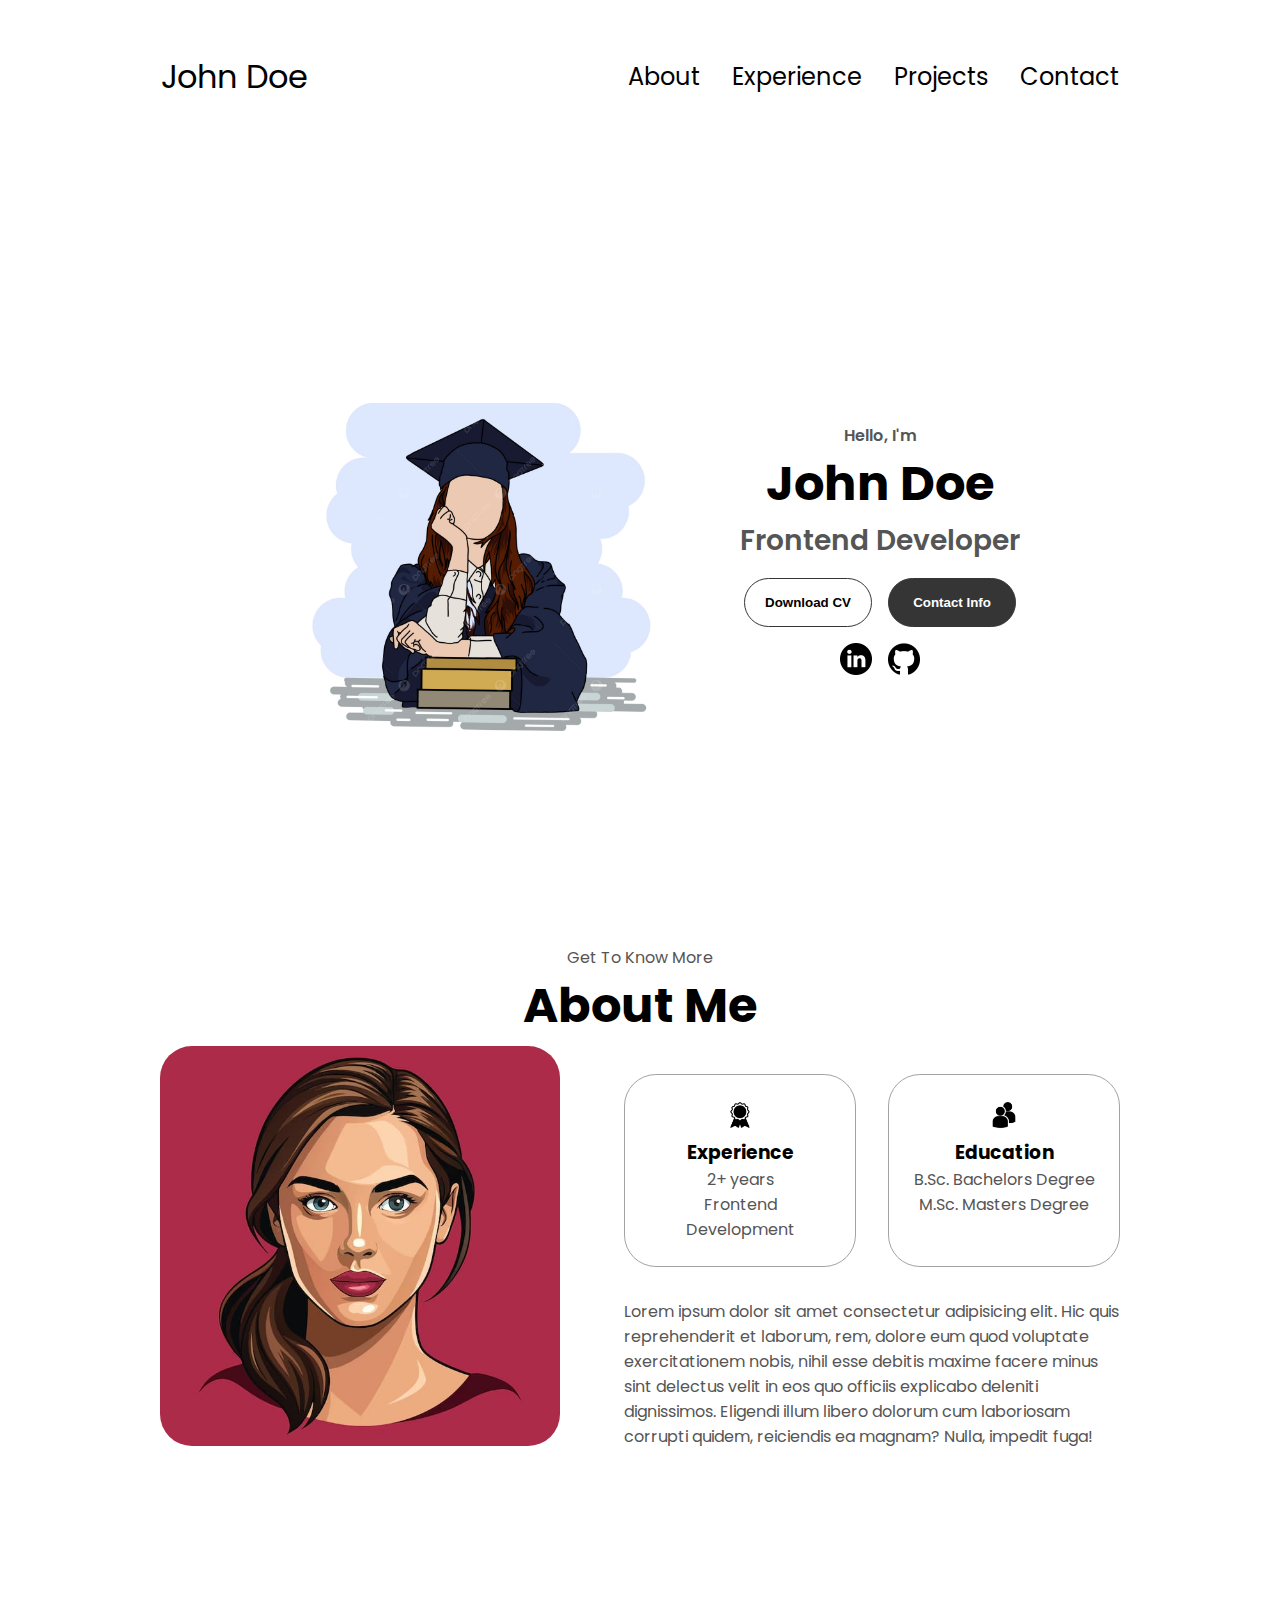
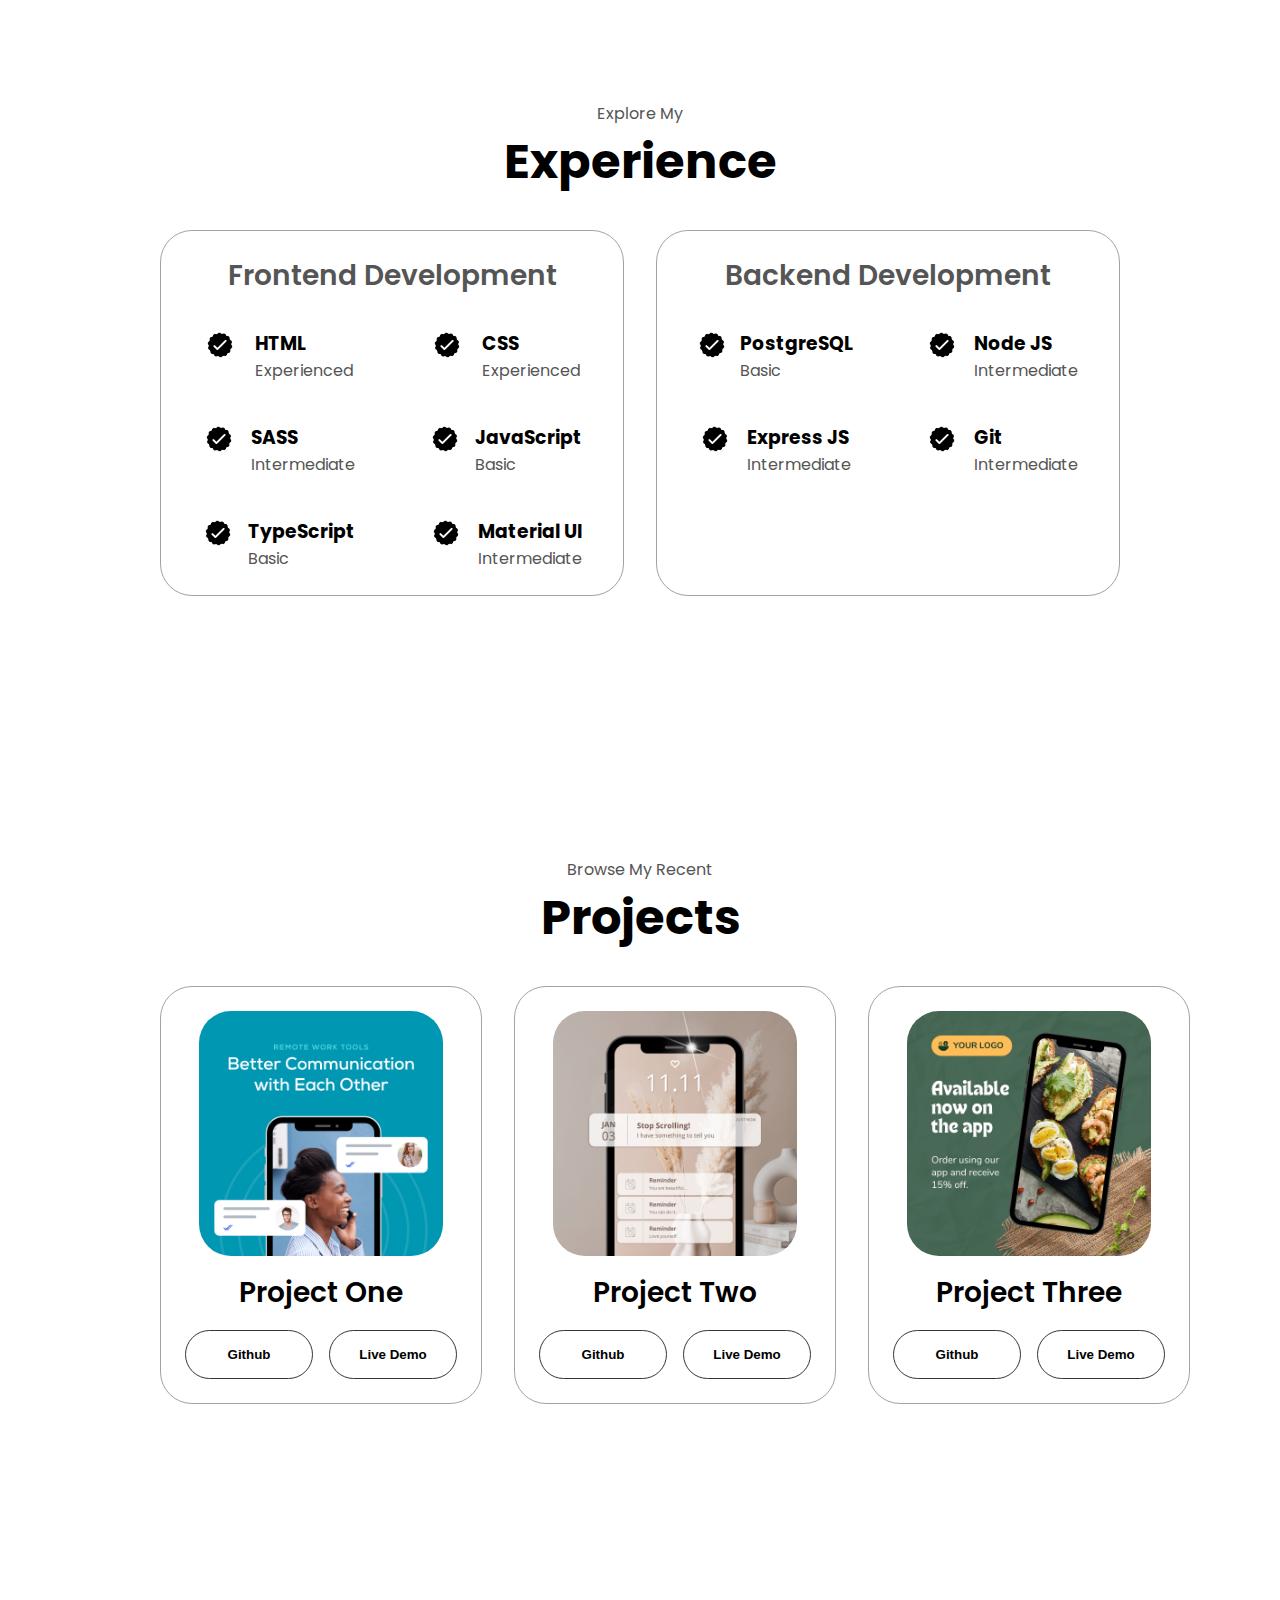
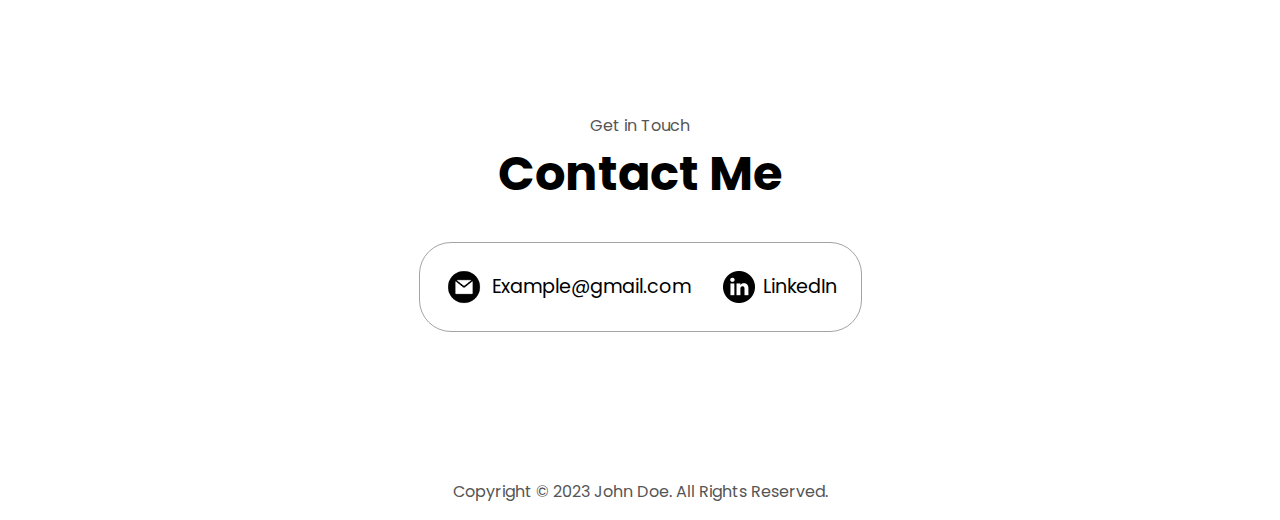
<file: index.html>
<!DOCTYPE html>
<html lang="en">
  <head>
    <meta charset="UTF-8" />
    <meta http-equiv="X-UA-Compatible" content="IE=edge" />
    <meta name="viewport" content="width=device-width, initial-scale=1.0" />
    <title>My Portfolio</title>
    <link rel="stylesheet" href="style.css" />
  </head>
  <body>
    <nav id="desktop-nav">
      <div class="logo">John Doe</div>
      <div>
        <ul class="nav-links">
          <li><a href="#about">About</a></li>
          <li><a href="#experience">Experience</a></li>
          <li><a href="#projects">Projects</a></li>
          <li><a href="#contact">Contact</a></li>
        </ul>
      </div>
    </nav>
    <!--<nav id="hamburger-nav">
      <div class="logo">John Doe</div>
      <div class="hamburger-menu">
        <div class="hamburger-icon" onclick="toggleMenu()">
          <span></span>
          <span></span>
          <span></span>
        </div>
        <div class="menu-links">
          <li><a href="#about" onclick="toggleMenu()">About</a></li>
          <li><a href="#experience" onclick="toggleMenu()">Experience</a></li>
          <li><a href="#projects" onclick="toggleMenu()">Projects</a></li>
          <li><a href="#contact" onclick="toggleMenu()">Contact</a></li>
        </div>
      </div>
    </nav>
    -->
    <section id="profile">
      <div class="section__pic-container">
        <img src="./assets/profile-pic.jpg" alt="John Doe profile picture" />
      </div>
      <div class="section__text">
        <p class="section__text__p1">Hello, I'm</p>
        <h1 class="title">John Doe</h1>
        <p class="section__text__p2">Frontend Developer</p>
        <div class="btn-container">
          <button
            class="btn btn-color-2"
            onclick="window.open('./assets/resume-example.pdf')"
          >
            Download CV
          </button>
          <button class="btn btn-color-1" onclick="location.href='#contact'">
            Contact Info
          </button>
        </div>
        <div id="socials-container">
          <img
            src="./assets/linkedin.png"
            alt="My LinkedIn profile"
            class="icon"
            onclick="location.href='https://linkedin.com/'"
          />
          <img
            src="./assets/github.png"
            alt="My Github profile"
            class="icon"
            onclick="location.href='https://github.com/'"
          />
        </div>
      </div>
    </section>
    <section id="about">
      <p class="section__text__p1">Get To Know More</p>
      <h1 class="title">About Me</h1>
      <div class="section-container">
        <div class="section__pic-container">
          <img
            src="./assets/about-pic.jpg"
            alt="Profile picture"
            class="about-pic"
          />
        </div>
        <div class="about-details-container">
          <div class="about-containers">
            <div class="details-container">
              <img
                src="./assets/experience.png"
                alt="Experience icon"
                class="icon"
              />
              <h3>Experience</h3>
              <p>2+ years <br />Frontend Development</p>
            </div>
            <div class="details-container">
              <img
                src="./assets/education.png"
                alt="Education icon"
                class="icon"
              />
              <h3>Education</h3>
              <p>B.Sc. Bachelors Degree<br />M.Sc. Masters Degree</p>
            </div>
          </div>
          <div class="text-container">
            <p>
              Lorem ipsum dolor sit amet consectetur adipisicing elit. Hic quis
              reprehenderit et laborum, rem, dolore eum quod voluptate
              exercitationem nobis, nihil esse debitis maxime facere minus sint
              delectus velit in eos quo officiis explicabo deleniti dignissimos.
              Eligendi illum libero dolorum cum laboriosam corrupti quidem,
              reiciendis ea magnam? Nulla, impedit fuga!
            </p>
          </div>
        </div>
      </div>
     
    </section>
    <section id="experience">
      <p class="section__text__p1">Explore My</p>
      <h1 class="title">Experience</h1>
        <div class="about-containers">
          <div class="details-container">
            <h2 class="experience-sub-title">Frontend Development</h2>
            <div class="article-container">
              <article>
                <img
                  src="./assets/checkmark.png"
                  alt="Experience icon"
                  class="icon"
                />
                <div>
                  <h3>HTML</h3>
                  <p>Experienced</p>
                </div>
              </article>
              <article>
                <img
                  src="./assets/checkmark.png"
                  alt="Experience icon"
                  class="icon"
                />
                <div>
                  <h3>CSS</h3>
                  <p>Experienced</p>
                </div>
              </article>
              <article>
                <img
                  src="./assets/checkmark.png"
                  alt="Experience icon"
                  class="icon"
                />
                <div>
                  <h3>SASS</h3>
                  <p>Intermediate</p>
                </div>
              </article>
              <article>
                <img
                  src="./assets/checkmark.png"
                  alt="Experience icon"
                  class="icon"
                />
                <div>
                  <h3>JavaScript</h3>
                  <p>Basic</p>
                </div>
              </article>
              <article>
                <img
                  src="./assets/checkmark.png"
                  alt="Experience icon"
                  class="icon"
                />
                <div>
                  <h3>TypeScript</h3>
                  <p>Basic</p>
                </div>
              </article>
              <article>
                <img
                  src="./assets/checkmark.png"
                  alt="Experience icon"
                  class="icon"
                />
                <div>
                  <h3>Material UI</h3>
                  <p>Intermediate</p>
                </div>
              </article>
            </div>
          </div>
          <div class="details-container">
            <h2 class="experience-sub-title">Backend Development</h2>
            <div class="article-container">
              <article>
                <img
                  src="./assets/checkmark.png"
                  alt="Experience icon"
                  class="icon"
                />
                <div>
                  <h3>PostgreSQL</h3>
                  <p>Basic</p>
                </div>
              </article>
              <article>
                <img
                  src="./assets/checkmark.png"
                  alt="Experience icon"
                  class="icon"
                />
                <div>
                  <h3>Node JS</h3>
                  <p>Intermediate</p>
                </div>
              </article>
              <article>
                <img
                  src="./assets/checkmark.png"
                  alt="Experience icon"
                  class="icon"
                />
                <div>
                  <h3>Express JS</h3>
                  <p>Intermediate</p>
                </div>
              </article>
              <article>
                <img
                  src="./assets/checkmark.png"
                  alt="Experience icon"
                  class="icon"
                />
                <div>
                  <h3>Git</h3>
                  <p>Intermediate</p>
                </div>
              </article>
            </div>
          </div>
      </div>
     
    </section>
    <section id="projects">
        <p class="section__text__p1">Browse My Recent</p>
        <h1 class="title">Projects</h1>
          <div class="about-containers">
            <div class="details-container">
              <div class="article-container">
                <img
                  src="./assets/project-1.png"
                  alt="Project 1"
                  class="project-img"
                />
              </div>
              <h2 class="experience-sub-title project-title">Project One</h2>
              <div class="btn-container">
                <button
                  class="btn btn-color-2"
                  onclick="location.href='https://github.com/'"
                >
                  Github
                </button>
                <button
                  class="btn btn-color-2"
                  onclick="location.href='https://github.com/'"
                >
                  Live Demo
                </button>
              </div>
            </div>
            <div class="details-container">
              <div class="article-container">
                <img
                  src="./assets/project-2.png"
                  alt="Project 2"
                  class="project-img"
                />
              </div>
              <h2 class="experience-sub-title project-title">Project Two</h2>
              <div class="btn-container">
                <button
                  class="btn btn-color-2"
                  onclick="location.href='https://github.com/'"
                >
                  Github
                </button>
                <button
                  class="btn btn-color-2"
                  onclick="location.href='https://github.com/'"
                >
                  Live Demo
                </button>
              </div>
            </div>
            <div class="details-container">
              <div class="article-container">
                <img
                  src="./assets/project-3.png"
                  alt="Project 3"
                  class="project-img"
                />
              </div>
              <h2 class="experience-sub-title project-title">Project Three</h2>
              <div class="btn-container">
                <button
                  class="btn btn-color-2"
                  onclick="location.href='https://github.com/'"
                >
                  Github
                </button>
                <button
                  class="btn btn-color-2"
                  onclick="location.href='https://drive.google.com/file/d/1RFOX6CljoTDn_Ipf23FD-RWAFBfx6V5k/view?usp=drive_link'"
                >
                  Live Demo
                </button>
              </div>
            </div>
        </div>
        
      </section>
      <section id="contact">
        <p class="section__text__p1">Get in Touch</p>
        <h1 class="title">Contact Me</h1>
        <div class="contact-info-upper-container">
          <div class="contact-info-container">
            <img
              src="./assets/email.png"
              alt="Email icon"
              class="email-icon"
            />
            <p><a href="mailto:ammardalel07@gmail.com">Example@gmail.com</a></p>
          </div>
          <div class="contact-info-container">
            <img
              src="./assets/linkedin.png"
              alt="LinkedIn icon"
              class="icon "
            />
            <p><a href="https://www.linkedin.com">LinkedIn</a></p>
          </div>
        </div>
      </section>











      <footer>
        <p>Copyright &#169; 2023 John Doe. All Rights Reserved.</p>
      </footer>
  </body>
</html>
</file>
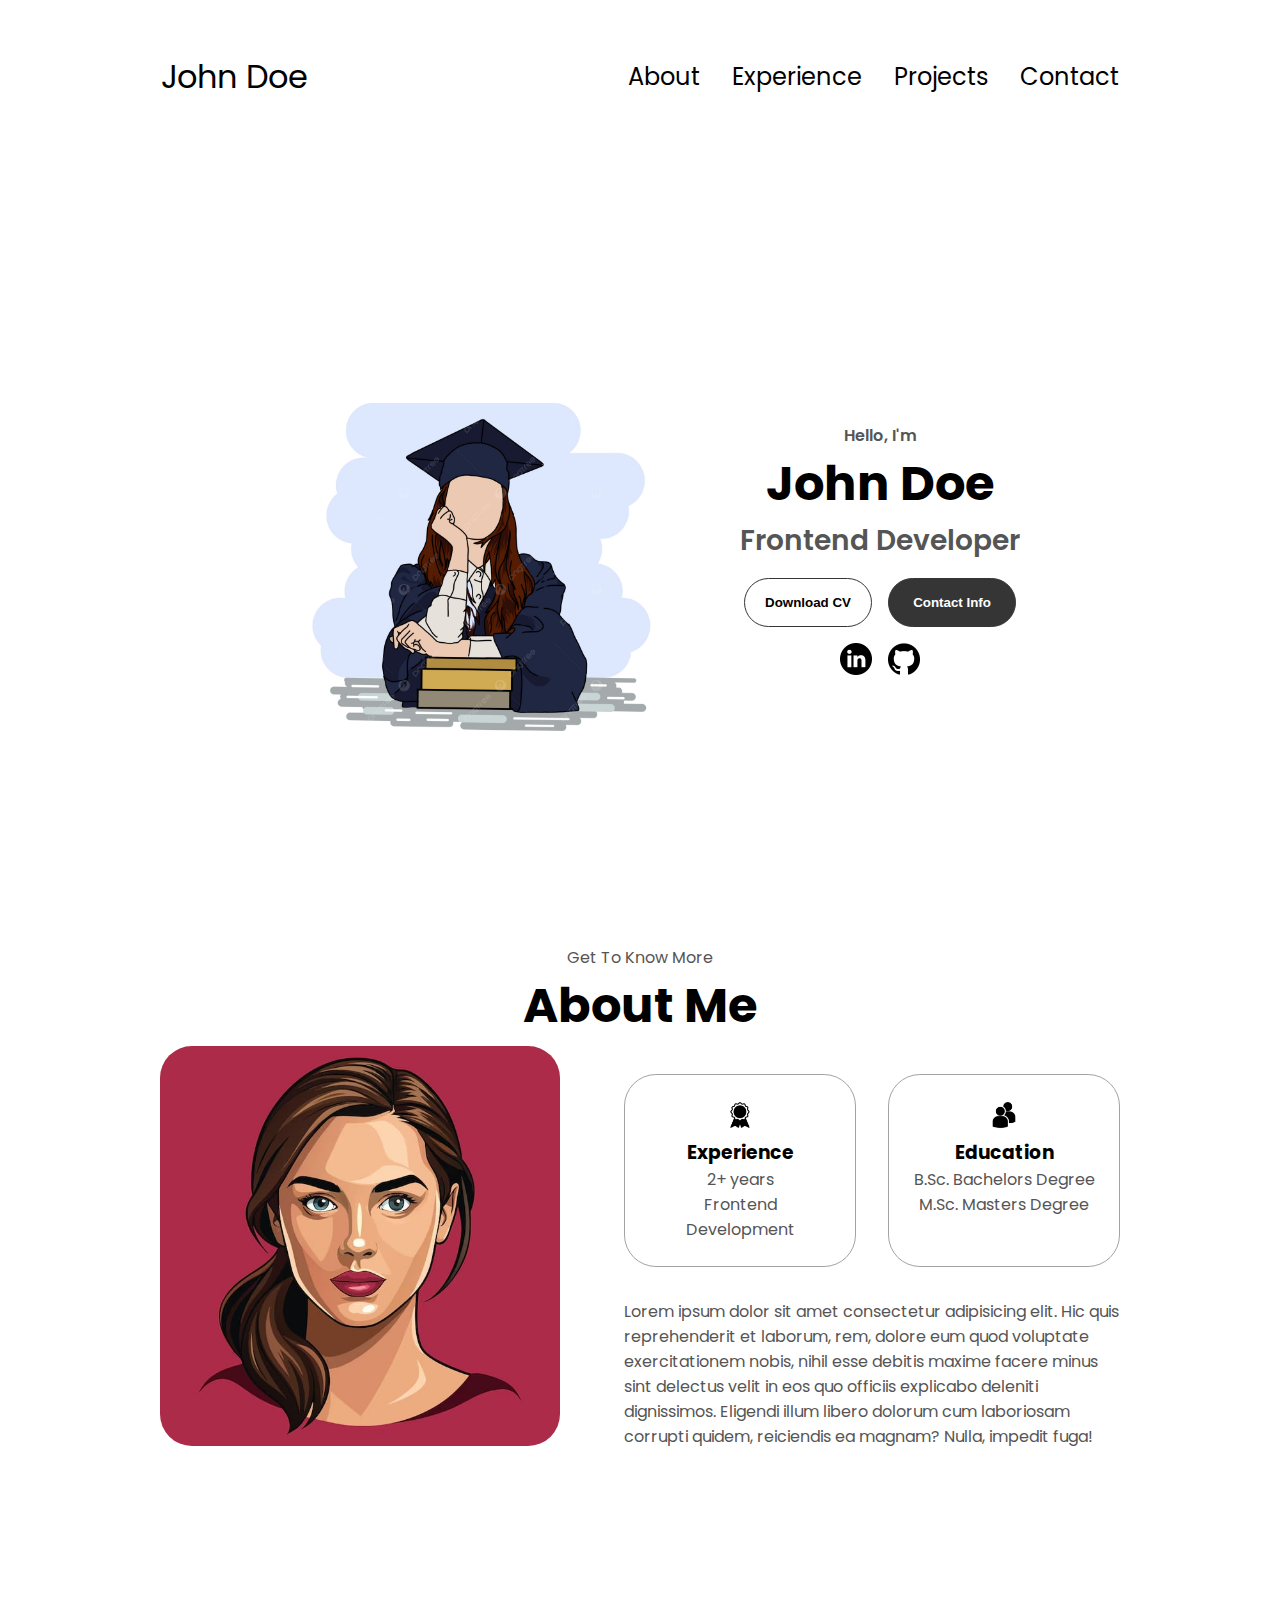
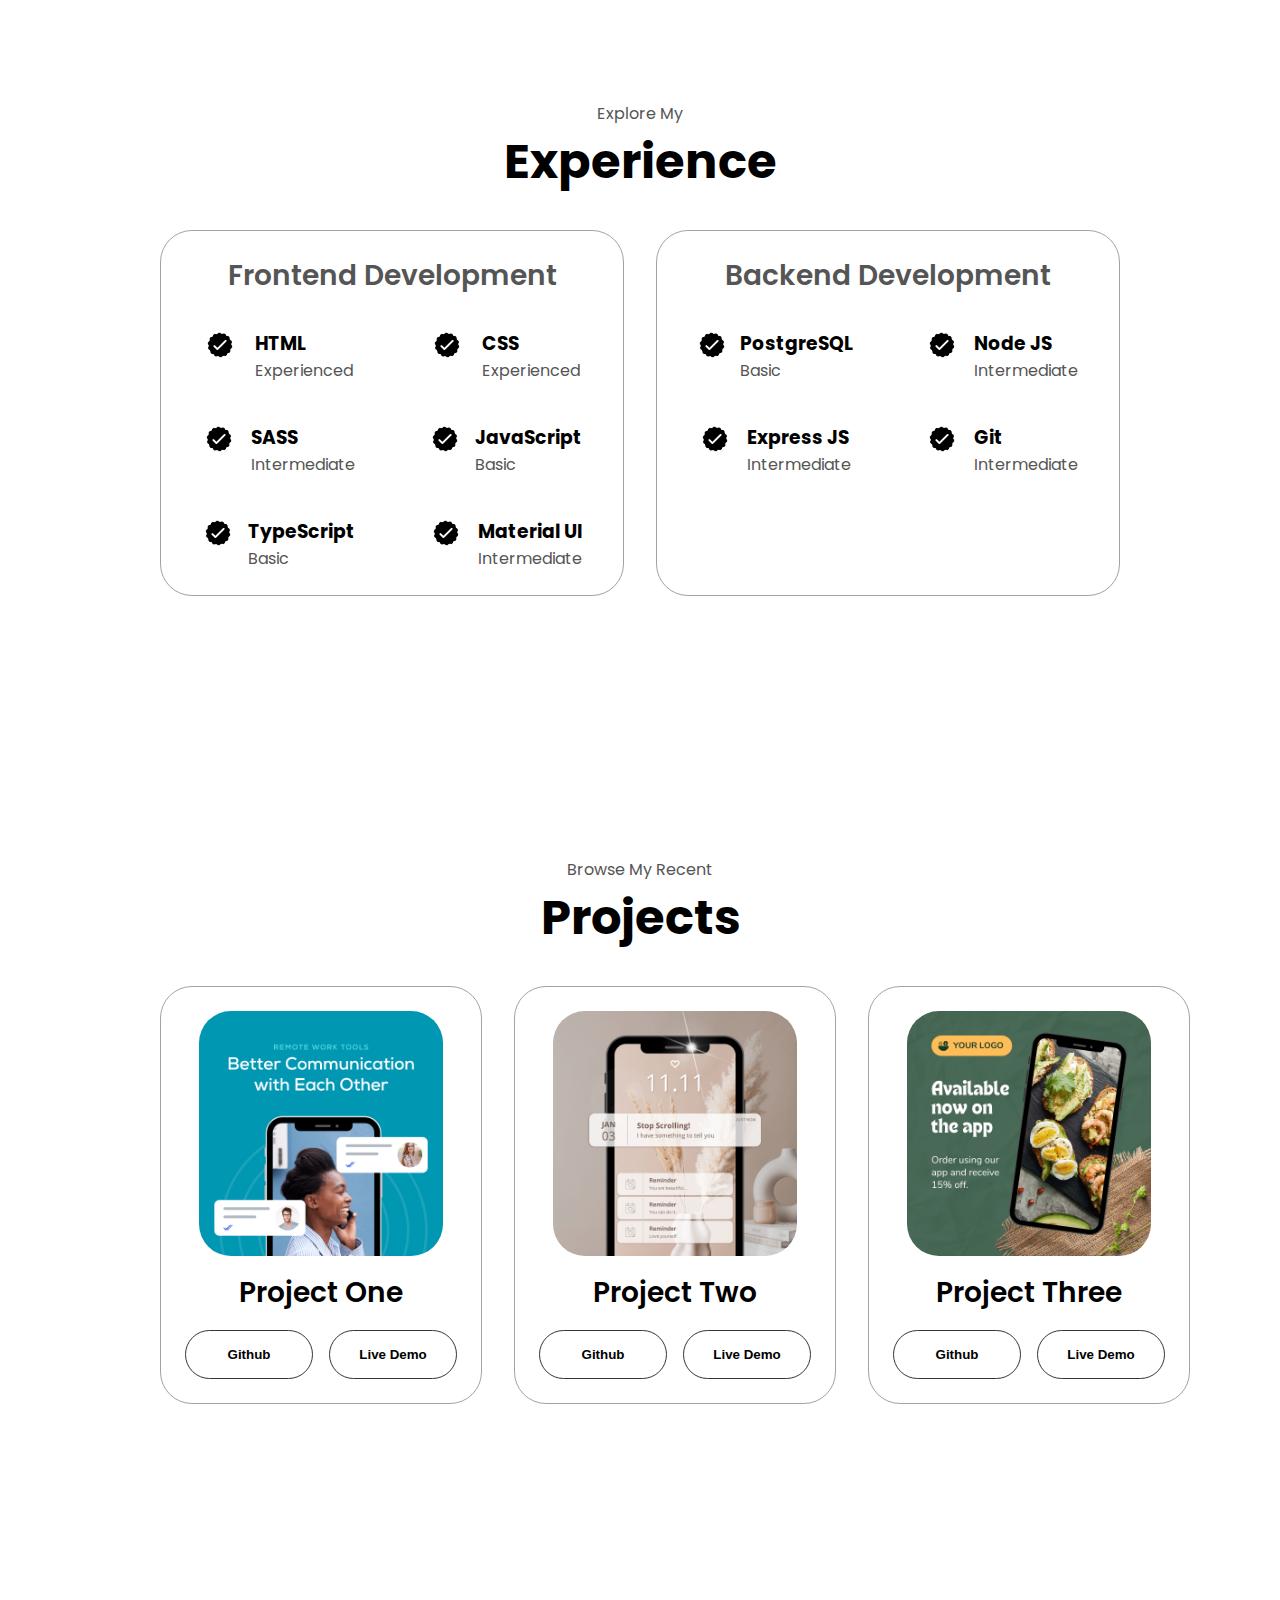
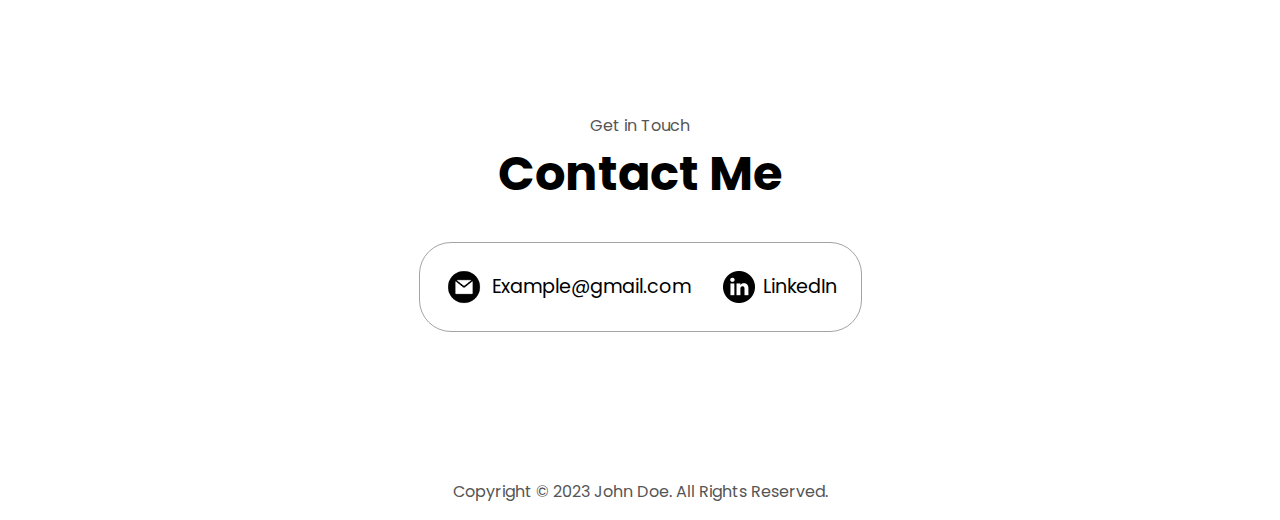
<file: contact.html>
<!DOCTYPE html>
<html lang="en">
  <head>
    <meta charset="UTF-8" />
    <meta http-equiv="X-UA-Compatible" content="IE=edge" />
    <meta name="viewport" content="width=device-width, initial-scale=1.0" />
    <title>My Portfolio</title>
    <link rel="stylesheet" href="contact.css" />
  </head>
  <body>
    <nav id="desktop-nav">
      <div class="logo">John Doe</div>
      <div>
        <ul class="nav-links">
          <li><a href="#about">About</a></li>
          <li><a href="#experience">Experience</a></li>
          <li><a href="#projects">Projects</a></li>
          <li><a href="#contact">Contact</a></li>
        </ul>
      </div>
    </nav>
    <!--<nav id="hamburger-nav">
      <div class="logo">John Doe</div>
      <div class="hamburger-menu">
        <div class="hamburger-icon" onclick="toggleMenu()">
          <span></span>
          <span></span>
          <span></span>
        </div>
        <div class="menu-links">
          <li><a href="#about" onclick="toggleMenu()">About</a></li>
          <li><a href="#experience" onclick="toggleMenu()">Experience</a></li>
          <li><a href="#projects" onclick="toggleMenu()">Projects</a></li>
          <li><a href="#contact" onclick="toggleMenu()">Contact</a></li>
        </div>
      </div>
    </nav>
    -->
    <section id="profile">
      <div class="section__pic-container">
        <img src="./assets/profile-pic.jpg" alt="John Doe profile picture" />
      </div>
      <div class="section__text">
        <p class="section__text__p1">Hello, I'm</p>
        <h1 class="title">John Doe</h1>
        <p class="section__text__p2">Frontend Developer</p>
        <div class="btn-container">
          <button
            class="btn btn-color-2"
            onclick="window.open('./assets/resume-example.pdf')"
          >
            Download CV
          </button>
          <button class="btn btn-color-1" onclick="location.href='#contact'">
            Contact Info
          </button>
        </div>
        <div id="socials-container">
          <img
            src="./assets/linkedin.png"
            alt="My LinkedIn profile"
            class="icon"
            onclick="location.href='https://linkedin.com/'"
          />
          <img
            src="./assets/github.png"
            alt="My Github profile"
            class="icon"
            onclick="location.href='https://github.com/'"
          />
        </div>
      </div>
    </section>
    <section id="about">
      <p class="section__text__p1">Get To Know More</p>
      <h1 class="title">About Me</h1>
      <div class="section-container">
        <div class="section__pic-container">
          <img
            src="./assets/about-pic.jpg"
            alt="Profile picture"
            class="about-pic"
          />
        </div>
        <div class="about-details-container">
          <div class="about-containers">
            <div class="details-container">
              <img
                src="./assets/experience.png"
                alt="Experience icon"
                class="icon"
              />
              <h3>Experience</h3>
              <p>2+ years <br />Frontend Development</p>
            </div>
            <div class="details-container">
              <img
                src="./assets/education.png"
                alt="Education icon"
                class="icon"
              />
              <h3>Education</h3>
              <p>B.Sc. Bachelors Degree<br />M.Sc. Masters Degree</p>
            </div>
          </div>
          <div class="text-container">
            <p>
              Lorem ipsum dolor sit amet consectetur adipisicing elit. Hic quis
              reprehenderit et laborum, rem, dolore eum quod voluptate
              exercitationem nobis, nihil esse debitis maxime facere minus sint
              delectus velit in eos quo officiis explicabo deleniti dignissimos.
              Eligendi illum libero dolorum cum laboriosam corrupti quidem,
              reiciendis ea magnam? Nulla, impedit fuga!
            </p>
          </div>
        </div>
      </div>
     
    </section>
    <section id="experience">
      <p class="section__text__p1">Explore My</p>
      <h1 class="title">Experience</h1>
        <div class="about-containers">
          <div class="details-container">
            <h2 class="experience-sub-title">Frontend Development</h2>
            <div class="article-container">
              <article>
                <img
                  src="./assets/checkmark.png"
                  alt="Experience icon"
                  class="icon"
                />
                <div>
                  <h3>HTML</h3>
                  <p>Experienced</p>
                </div>
              </article>
              <article>
                <img
                  src="./assets/checkmark.png"
                  alt="Experience icon"
                  class="icon"
                />
                <div>
                  <h3>CSS</h3>
                  <p>Experienced</p>
                </div>
              </article>
              <article>
                <img
                  src="./assets/checkmark.png"
                  alt="Experience icon"
                  class="icon"
                />
                <div>
                  <h3>SASS</h3>
                  <p>Intermediate</p>
                </div>
              </article>
              <article>
                <img
                  src="./assets/checkmark.png"
                  alt="Experience icon"
                  class="icon"
                />
                <div>
                  <h3>JavaScript</h3>
                  <p>Basic</p>
                </div>
              </article>
              <article>
                <img
                  src="./assets/checkmark.png"
                  alt="Experience icon"
                  class="icon"
                />
                <div>
                  <h3>TypeScript</h3>
                  <p>Basic</p>
                </div>
              </article>
              <article>
                <img
                  src="./assets/checkmark.png"
                  alt="Experience icon"
                  class="icon"
                />
                <div>
                  <h3>Material UI</h3>
                  <p>Intermediate</p>
                </div>
              </article>
            </div>
          </div>
          <div class="details-container">
            <h2 class="experience-sub-title">Backend Development</h2>
            <div class="article-container">
              <article>
                <img
                  src="./assets/checkmark.png"
                  alt="Experience icon"
                  class="icon"
                />
                <div>
                  <h3>PostgreSQL</h3>
                  <p>Basic</p>
                </div>
              </article>
              <article>
                <img
                  src="./assets/checkmark.png"
                  alt="Experience icon"
                  class="icon"
                />
                <div>
                  <h3>Node JS</h3>
                  <p>Intermediate</p>
                </div>
              </article>
              <article>
                <img
                  src="./assets/checkmark.png"
                  alt="Experience icon"
                  class="icon"
                />
                <div>
                  <h3>Express JS</h3>
                  <p>Intermediate</p>
                </div>
              </article>
              <article>
                <img
                  src="./assets/checkmark.png"
                  alt="Experience icon"
                  class="icon"
                />
                <div>
                  <h3>Git</h3>
                  <p>Intermediate</p>
                </div>
              </article>
            </div>
          </div>
      </div>
     
    </section>
    <section id="projects">
        <p class="section__text__p1">Browse My Recent</p>
        <h1 class="title">Projects</h1>
          <div class="about-containers">
            <div class="details-container">
              <div class="article-container">
                <img
                  src="./assets/project-1.png"
                  alt="Project 1"
                  class="project-img"
                />
              </div>
              <h2 class="experience-sub-title project-title">Project One</h2>
              <div class="btn-container">
                <button
                  class="btn btn-color-2"
                  onclick="location.href='https://github.com/'"
                >
                  Github
                </button>
                <button
                  class="btn btn-color-2"
                  onclick="location.href='https://github.com/'"
                >
                  Live Demo
                </button>
              </div>
            </div>
            <div class="details-container">
              <div class="article-container">
                <img
                  src="./assets/project-2.png"
                  alt="Project 2"
                  class="project-img"
                />
              </div>
              <h2 class="experience-sub-title project-title">Project Two</h2>
              <div class="btn-container">
                <button
                  class="btn btn-color-2"
                  onclick="location.href='https://github.com/'"
                >
                  Github
                </button>
                <button
                  class="btn btn-color-2"
                  onclick="location.href='https://github.com/'"
                >
                  Live Demo
                </button>
              </div>
            </div>
            <div class="details-container">
              <div class="article-container">
                <img
                  src="./assets/project-3.png"
                  alt="Project 3"
                  class="project-img"
                />
              </div>
              <h2 class="experience-sub-title project-title">Project Three</h2>
              <div class="btn-container">
                <button
                  class="btn btn-color-2"
                  onclick="location.href='https://github.com/'"
                >
                  Github
                </button>
                <button
                  class="btn btn-color-2"
                  onclick="location.href='https://drive.google.com/file/d/1RFOX6CljoTDn_Ipf23FD-RWAFBfx6V5k/view?usp=drive_link'"
                >
                  Live Demo
                </button>
              </div>
            </div>
        </div>
        
      </section>
      <section id="contact">
        <p class="section__text__p1">Get in Touch</p>
        <h1 class="title">Contact Me</h1>
        <div class="contact-info-upper-container">
          <div class="contact-info-container">
            <img
              src="./assets/email.png"
              alt="Email icon"
              class="email-icon"
            />
            <p><a href="mailto:ammardalel07@gmail.com">Example@gmail.com</a></p>
          </div>
          <div class="contact-info-container">
            <img
              src="./assets/linkedin.png"
              alt="LinkedIn icon"
              class="icon "
            />
            <p><a href="https://www.linkedin.com">LinkedIn</a></p>
          </div>
        </div>
      </section>











      <footer>
        <p>Copyright &#169; 2023 John Doe. All Rights Reserved.</p>
      </footer>
  </body>
</html>
</file>
<file: style.css>
/* GENERAL */

@import url("https://fonts.googleapis.com/css2?family=Poppins:wght@300;400;500;600&display=swap");

* {
  margin: 0;
  padding: 0;
}

body {
  font-family: "Poppins", sans-serif;
}

html {
  scroll-behavior: smooth;
}

p {
  color: rgb(85, 85, 85);
}

/* TRANSITION */

a,
.btn {
  transition: all 300ms ease;
}

/* DESKTOP NAV */

nav,
.nav-links {
  display: flex;
}

nav {
  justify-content: space-around;
  align-items: center;
  height: 17vh;
}

.nav-links {
  gap: 2rem;
  list-style: none;
  font-size: 1.5rem;
}

a {
  color: black;
  text-decoration: none;
  text-decoration-color: white;
}

a:hover {
  color: grey;
  text-decoration: underline;
  text-underline-offset: 1rem;
  text-decoration-color: rgb(181, 181, 181);
}

.logo {
  font-size: 2rem;
}

.logo:hover {
  cursor: default;
}

/* HAMBURGER MENU */

#hamburger-nav {
  display: none;
}

.hamburger-menu {
  position: relative;
  display: inline-block;
}

.hamburger-icon {
  display: flex;
  flex-direction: column;
  justify-content: space-between;
  height: 24px;
  width: 30px;
  cursor: pointer;
}

.hamburger-icon span {
  width: 100%;
  height: 2px;
  background-color: black;
  transition: all 0.3 ease-in-out;
}

.menu-links {
  position: absolute;
  top: 100%;
  right: 0;
  background-color: white;
  width: fit-content;
  max-height: 0;
  overflow: hidden;
  transition: all 0.3 ease-in-out;
}

.menu-links a {
  display: block;
  padding: 10px;
  text-align: center;
  font-size: 1.5rem;
  color: black;
  text-decoration: none;
  transition: all 0.3 ease-in-out;
}

.menu-links li {
  list-style: none;
}

.menu-links.open {
  max-height: 300px;
}

.hamburger-icon.open span:first-child {
  transform: rotate(45deg) translate(10px, 5px);
}

.hamburger-icon.open span:nth-child(2) {
  opacity: 0;
}

.hamburger-icon.open span:last-child {
  transform: rotate(-45deg) translate(10px, -5px);
}

.hamburger-icon span:first-child {
  transform: none;
}

.hamburger-icon span:first-child {
  opacity: 1;
}

.hamburger-icon span:first-child {
  transform: none;
}

/* SECTIONS */

/* sera appliquer sur toute les sections*/
section {
  padding-top: 4vh;
  height: 80vh;
  margin: 0 10rem; 
  min-height: fit-content; /*la hauteur minimale de l'élément doit s'ajuster à la hauteur de son contenu.*/
}

.section-container {
  display: flex;
  gap:4rem ;
}

/* PROFILE SECTION */

#profile {
  display: flex;
  justify-content: center;
  gap: 5rem; /*entre les elements */
  height: 80vh;
}

.section__pic-container {
  display: flex;
  height: 400px;
  width: 400px;
  margin: auto 0;
}




.section__text {
  /*align-self: center;*/
  margin-top: auto;
  margin-bottom: auto;
  text-align: center;
}

.section__text p {
  font-weight: 600;
}

.section__text__p1 {
  text-align: center;
}

.section__text__p2 {
  font-size: 1.75rem;
  margin-bottom: 1rem;
}

.title {
  font-size: 3rem;
  text-align: center;
}

#socials-container {
  display: flex;
  justify-content: center;
  margin-top: 1rem;
  gap: 1rem;
}

/* ICONS */

.icon {
  cursor: pointer;
  height: 2rem;
}

/* BUTTONS */

.btn-container {
  display: flex;
  justify-content: center;
  gap: 1rem;
}

.btn {
  font-weight: 600;
  transition: all 300ms ease;
  padding: 1rem;
  width: 8rem;
  border-radius: 2rem;
}


.btn-color-1
 {
  background: rgb(53, 53, 53);
  color: white;
  border: rgb(53, 53, 53) 0.1rem solid;

}

.btn-color-2 {
  border: rgb(53, 53, 53) 0.1rem solid;
  background: none;

}

.btn-color-1:hover
 {
  cursor: pointer;
  background: rgb(0, 0, 0);

}
.btn-color-2:hover {
  cursor: pointer;
  background: rgb(53, 53, 53);
  color: white;
  border: rgb(255, 255, 255) 0.1rem solid;

}

/* ABOUT SECTION */

#about {
  position: relative;
}

.about-containers {
  display: flex;
  gap: 2rem;
  margin-bottom: 2rem;
  margin-top: 2rem;
}

.about-details-container {
  display: flex;
  justify-content: center;
  flex-direction: column;
}

.about-pic {
  border-radius: 2rem;
}


.details-container {
  padding: 1.5rem;
  flex: 1;
  background: white;
  border-radius: 2rem;
  border: rgb(53, 53, 53) 0.1rem solid;
  border-color: rgb(163, 163, 163);
  text-align: center;
}



/* EXPERIENCE SECTION */

.experience-sub-title {
  color: rgb(85, 85, 85);
  font-weight: 600;
  font-size: 1.75rem;
  margin-bottom: 2rem;
}

.article-container {
  display: flex;
  text-align: initial; 
  flex-wrap: wrap; /*on peut la tester sans wrap mais le resultat sera mal ordonnée */
  flex-direction: row;
  gap: 2.5rem;
  justify-content: space-around;
}

article {
  display: flex;
  width: 10rem;
  justify-content: space-around;
  gap: 0.5rem; /*entre les elements de l'article*/
}

/* PROJECTS SECTION */

  .project-img {
    border-radius: 2rem;
    width: 90%;
    height: 90%;
  }
  
  .project-title {
    margin: 1rem;
    color: black;
  }
  
 /* CONTACT */

#contact {
    display: flex;
    justify-content: center;
    flex-direction: column;
    height: 50vh;
  }
  
  .contact-info-upper-container {
    display: flex;
    justify-content: center;
    border-radius: 2rem;
    border:  rgb(163, 163, 163) 0.1rem solid;
    margin: 2rem auto;
    padding: 0.5rem;
  }
  
  .contact-info-container {
    display: flex;
    align-items: center;
    gap: 0.5rem;
    margin: 1rem;
  }
  
  .contact-info-container p {
    font-size: larger;
  }
 
  
  .email-icon {
    height: 2.5rem;
  }

  /* FOOTER SECTION */

footer {
    margin:  1rem;
  }
  
  footer p {
    text-align: center;
  }
</file>
<file: contact.css>
/* GENERAL */

@import url("https://fonts.googleapis.com/css2?family=Poppins:wght@300;400;500;600&display=swap");

* {
  margin: 0;
  padding: 0;
}

body {
  font-family: "Poppins", sans-serif;
}

html {
  scroll-behavior: smooth;
}

p {
  color: rgb(85, 85, 85);
}

/* TRANSITION */

a,
.btn {
  transition: all 300ms ease;
}

/* DESKTOP NAV */

nav,
.nav-links {
  display: flex;
}

nav {
  justify-content: space-around;
  align-items: center;
  height: 17vh;
}

.nav-links {
  gap: 2rem;
  list-style: none;
  font-size: 1.5rem;
}

a {
  color: black;
  text-decoration: none;
  text-decoration-color: white;
}

a:hover {
  color: grey;
  text-decoration: underline;
  text-underline-offset: 1rem;
  text-decoration-color: rgb(181, 181, 181);
}

.logo {
  font-size: 2rem;
}

.logo:hover {
  cursor: default;
}

/* HAMBURGER MENU */

#hamburger-nav {
  display: none;
}

.hamburger-menu {
  position: relative;
  display: inline-block;
}

.hamburger-icon {
  display: flex;
  flex-direction: column;
  justify-content: space-between;
  height: 24px;
  width: 30px;
  cursor: pointer;
}

.hamburger-icon span {
  width: 100%;
  height: 2px;
  background-color: black;
  transition: all 0.3 ease-in-out;
}

.menu-links {
  position: absolute;
  top: 100%;
  right: 0;
  background-color: white;
  width: fit-content;
  max-height: 0;
  overflow: hidden;
  transition: all 0.3 ease-in-out;
}

.menu-links a {
  display: block;
  padding: 10px;
  text-align: center;
  font-size: 1.5rem;
  color: black;
  text-decoration: none;
  transition: all 0.3 ease-in-out;
}

.menu-links li {
  list-style: none;
}

.menu-links.open {
  max-height: 300px;
}

.hamburger-icon.open span:first-child {
  transform: rotate(45deg) translate(10px, 5px);
}

.hamburger-icon.open span:nth-child(2) {
  opacity: 0;
}

.hamburger-icon.open span:last-child {
  transform: rotate(-45deg) translate(10px, -5px);
}

.hamburger-icon span:first-child {
  transform: none;
}

.hamburger-icon span:first-child {
  opacity: 1;
}

.hamburger-icon span:first-child {
  transform: none;
}

/* SECTIONS */

/* sera appliquer sur toute les sections*/
section {
  padding-top: 4vh;
  height: 80vh;
  margin: 0 10rem; 
  min-height: fit-content; /*la hauteur minimale de l'élément doit s'ajuster à la hauteur de son contenu.*/
}

.section-container {
  display: flex;
  gap:4rem ;
}

/* PROFILE SECTION */

#profile {
  display: flex;
  justify-content: center;
  gap: 5rem; /*entre les elements */
  height: 80vh;
}

.section__pic-container {
  display: flex;
  height: 400px;
  width: 400px;
  margin: auto 0;
}




.section__text {
  /*align-self: center;*/
  margin-top: auto;
  margin-bottom: auto;
  text-align: center;
}

.section__text p {
  font-weight: 600;
}

.section__text__p1 {
  text-align: center;
}

.section__text__p2 {
  font-size: 1.75rem;
  margin-bottom: 1rem;
}

.title {
  font-size: 3rem;
  text-align: center;
}

#socials-container {
  display: flex;
  justify-content: center;
  margin-top: 1rem;
  gap: 1rem;
}

/* ICONS */

.icon {
  cursor: pointer;
  height: 2rem;
}

/* BUTTONS */

.btn-container {
  display: flex;
  justify-content: center;
  gap: 1rem;
}

.btn {
  font-weight: 600;
  transition: all 300ms ease;
  padding: 1rem;
  width: 8rem;
  border-radius: 2rem;
}


.btn-color-1
 {
  background: rgb(53, 53, 53);
  color: white;
  border: rgb(53, 53, 53) 0.1rem solid;

}

.btn-color-2 {
  border: rgb(53, 53, 53) 0.1rem solid;
  background: none;

}

.btn-color-1:hover
 {
  cursor: pointer;
  background: rgb(0, 0, 0);

}
.btn-color-2:hover {
  cursor: pointer;
  background: rgb(53, 53, 53);
  color: white;
  border: rgb(255, 255, 255) 0.1rem solid;

}

/* ABOUT SECTION */

#about {
  position: relative;
}

.about-containers {
  display: flex;
  gap: 2rem;
  margin-bottom: 2rem;
  margin-top: 2rem;
}

.about-details-container {
  display: flex;
  justify-content: center;
  flex-direction: column;
}

.about-pic {
  border-radius: 2rem;
}


.details-container {
  padding: 1.5rem;
  flex: 1;
  background: white;
  border-radius: 2rem;
  border: rgb(53, 53, 53) 0.1rem solid;
  border-color: rgb(163, 163, 163);
  text-align: center;
}



/* EXPERIENCE SECTION */

.experience-sub-title {
  color: rgb(85, 85, 85);
  font-weight: 600;
  font-size: 1.75rem;
  margin-bottom: 2rem;
}

.article-container {
  display: flex;
  text-align: initial; 
  flex-wrap: wrap; /*on peut la tester sans wrap mais le resultat sera mal ordonnée */
  flex-direction: row;
  gap: 2.5rem;
  justify-content: space-around;
}

article {
  display: flex;
  width: 10rem;
  justify-content: space-around;
  gap: 0.5rem; /*entre les elements de l'article*/
}

/* PROJECTS SECTION */

  .project-img {
    border-radius: 2rem;
    width: 90%;
    height: 90%;
  }
  
  .project-title {
    margin: 1rem;
    color: black;
  }
  
 /* CONTACT */

#contact {
    display: flex;
    justify-content: center;
    flex-direction: column;
    height: 50vh;
  }
  
  .contact-info-upper-container {
    display: flex;
    justify-content: center;
    border-radius: 2rem;
    border:  rgb(163, 163, 163) 0.1rem solid;
    margin: 2rem auto;
    padding: 0.5rem;
  }
  
  .contact-info-container {
    display: flex;
    align-items: center;
    gap: 0.5rem;
    margin: 1rem;
  }
  
  .contact-info-container p {
    font-size: larger;
  }
 
  
  .email-icon {
    height: 2.5rem;
  }

  /* FOOTER SECTION */

footer {
    margin:  1rem;
  }
  
  footer p {
    text-align: center;
  }
</file>
